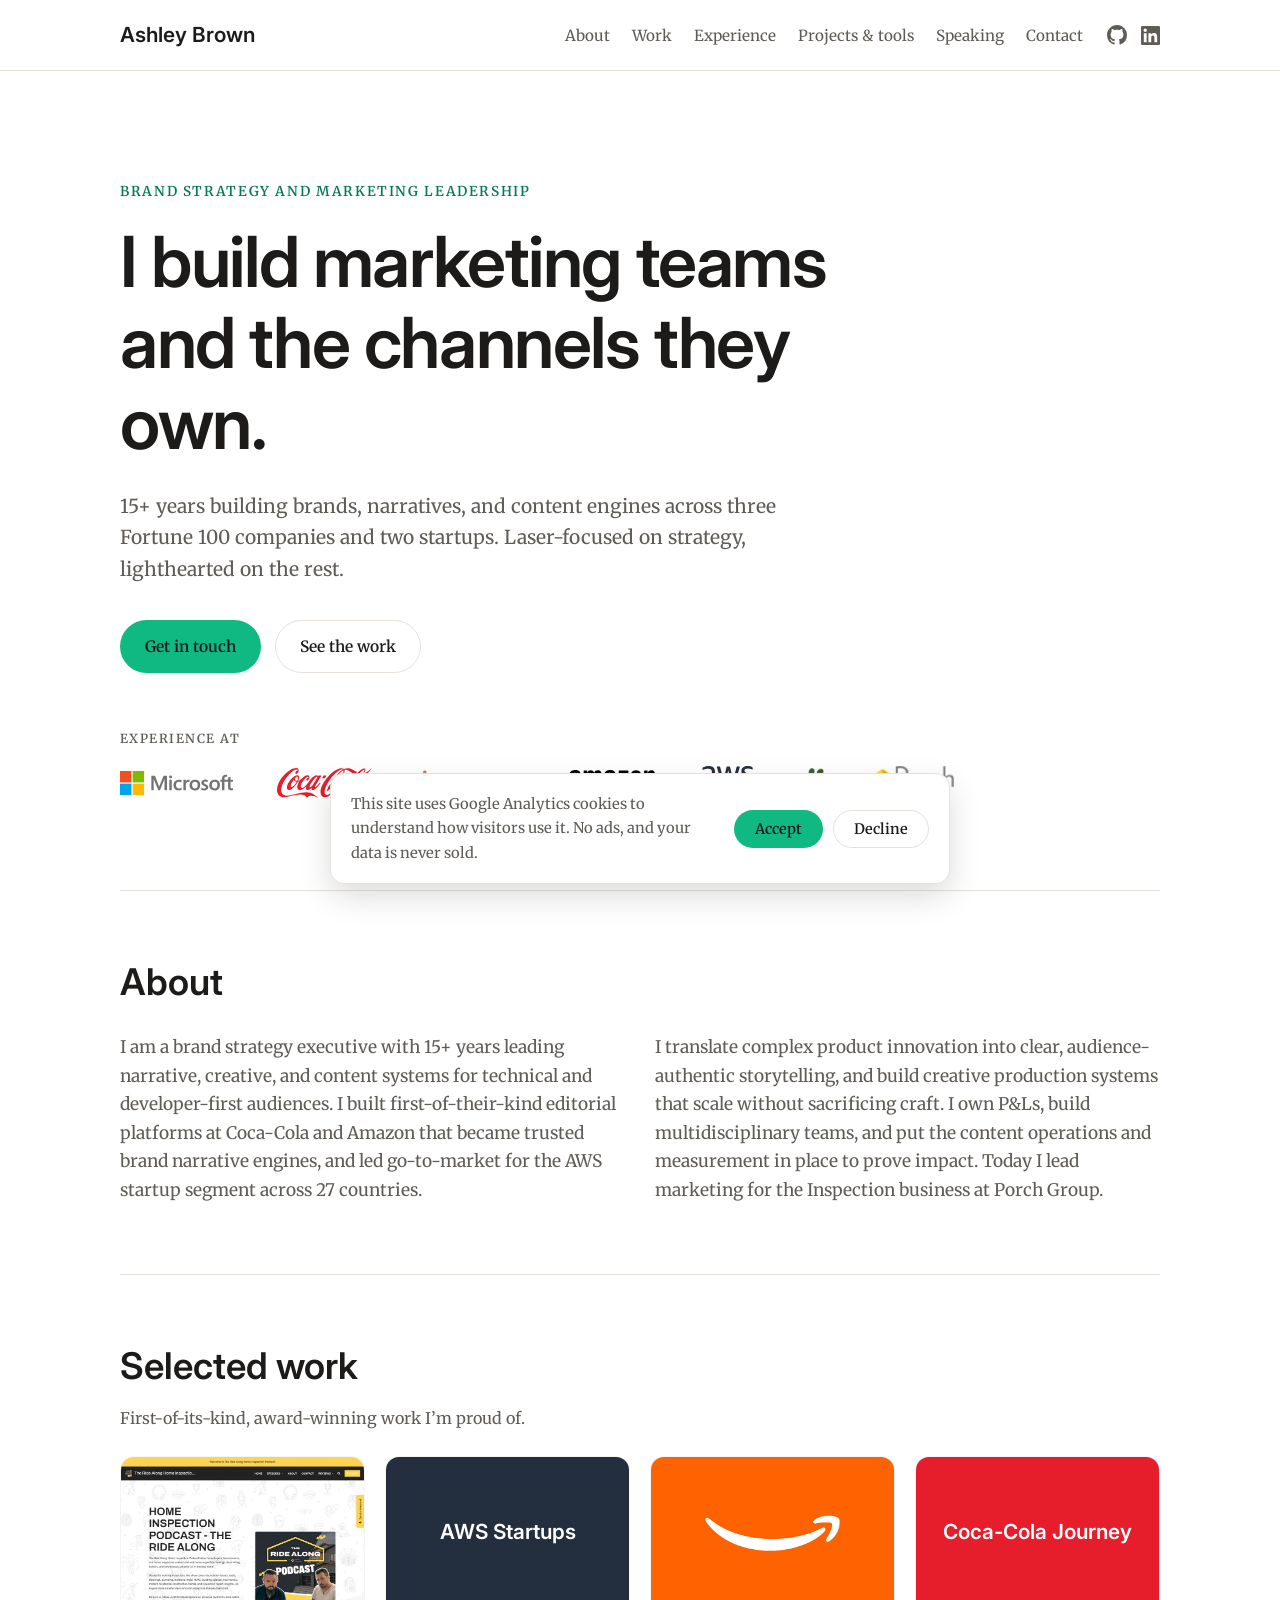
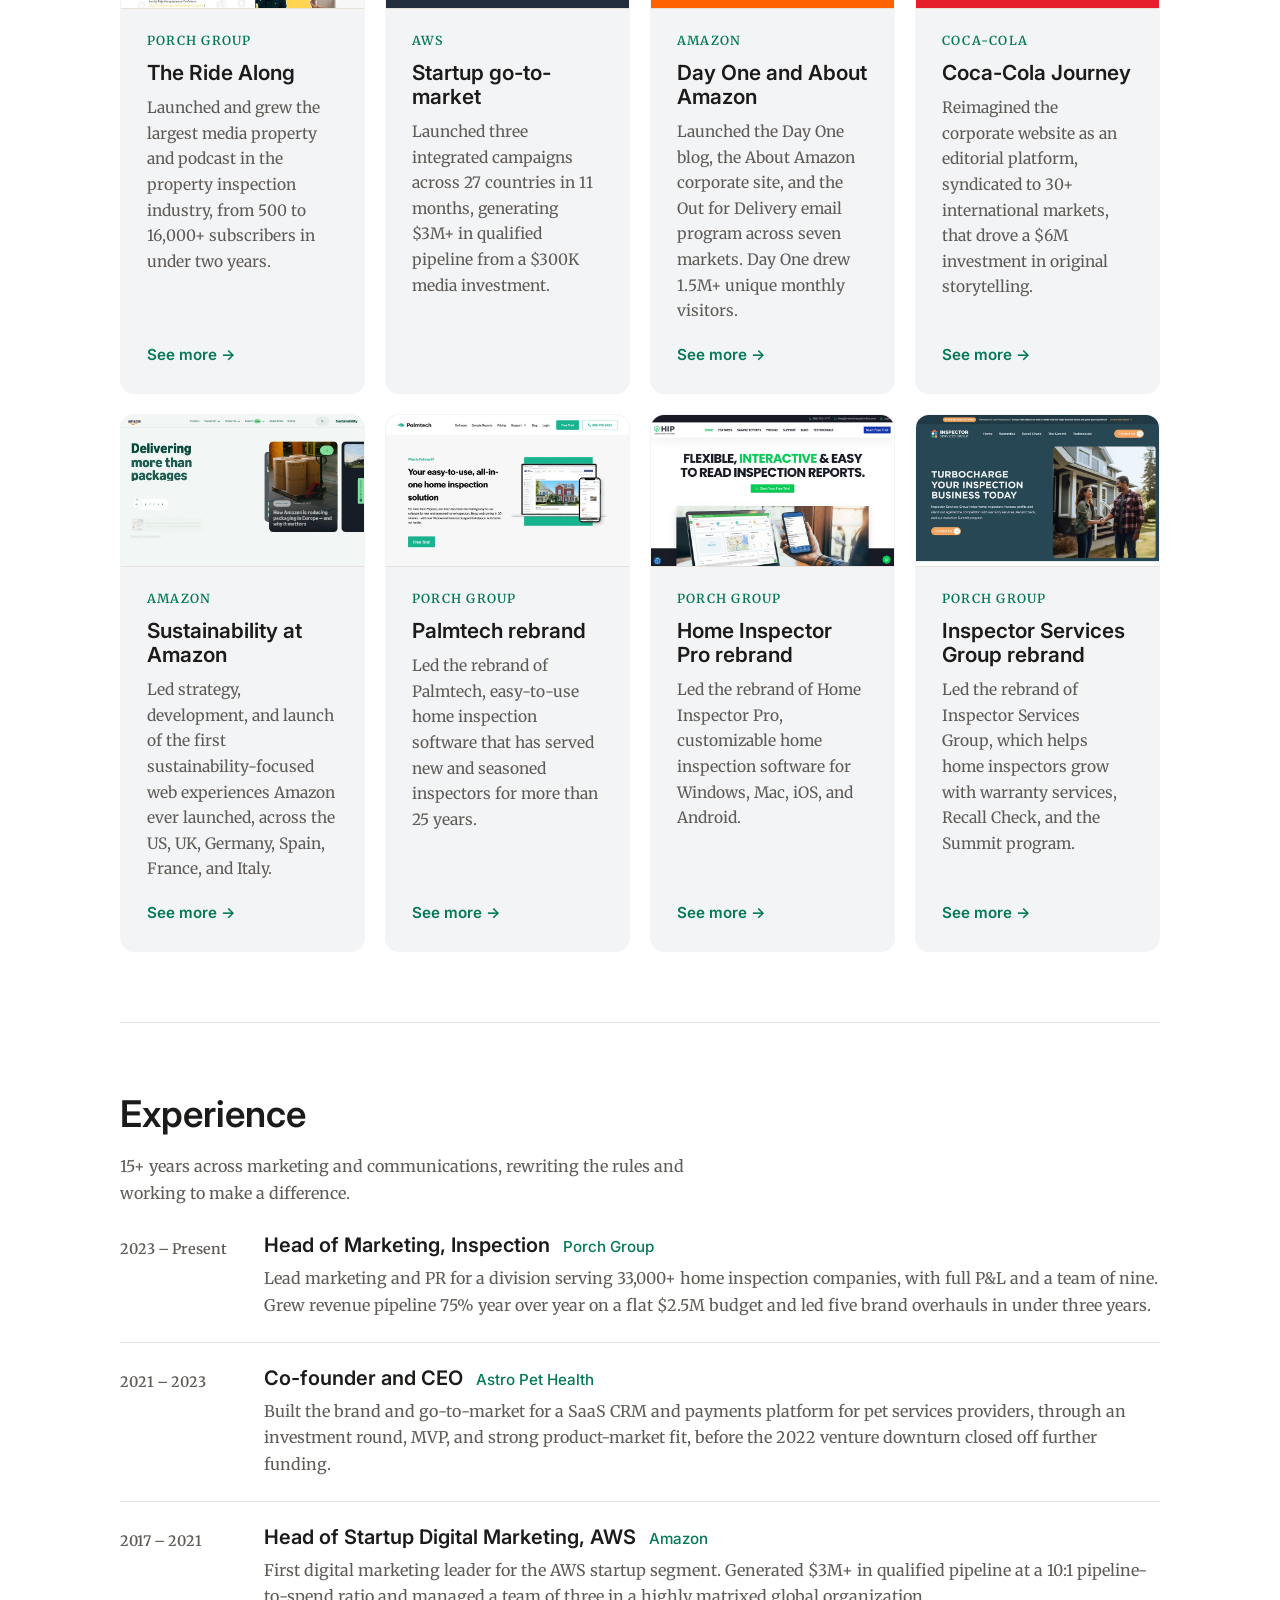
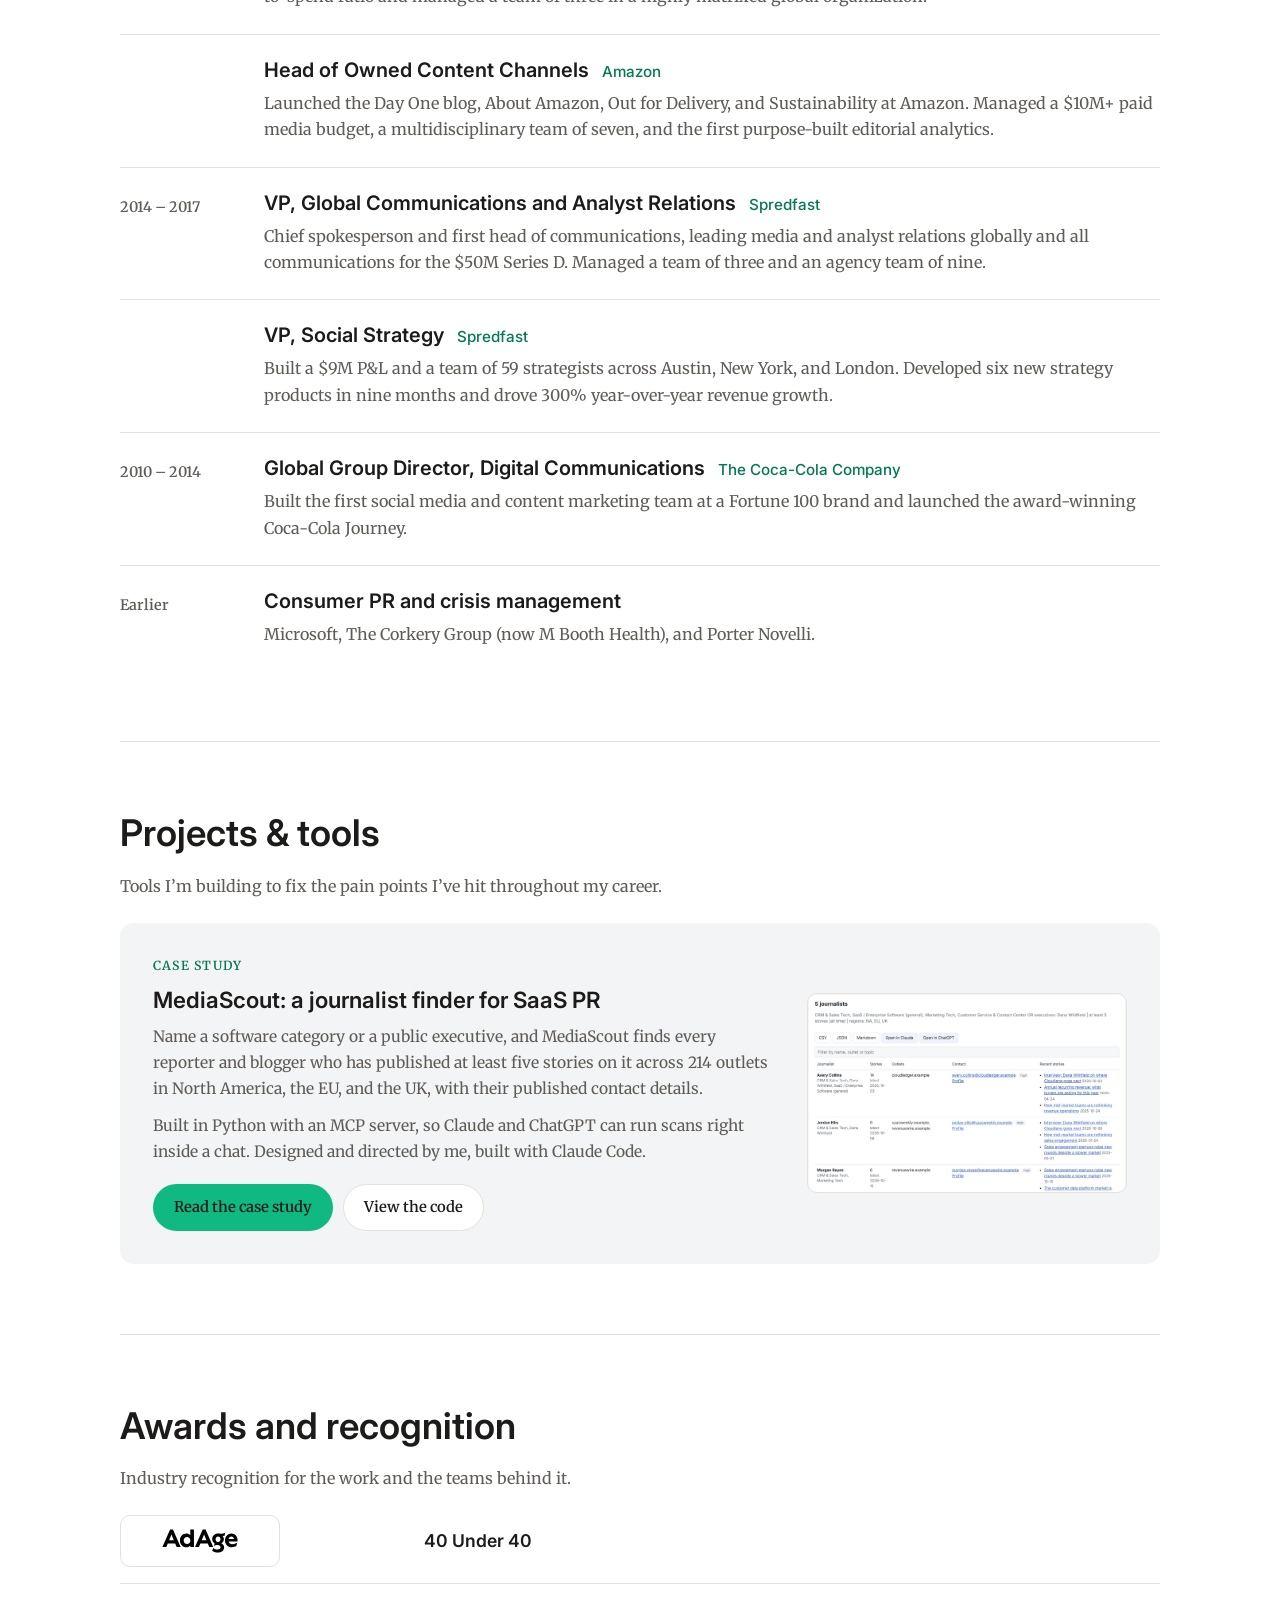
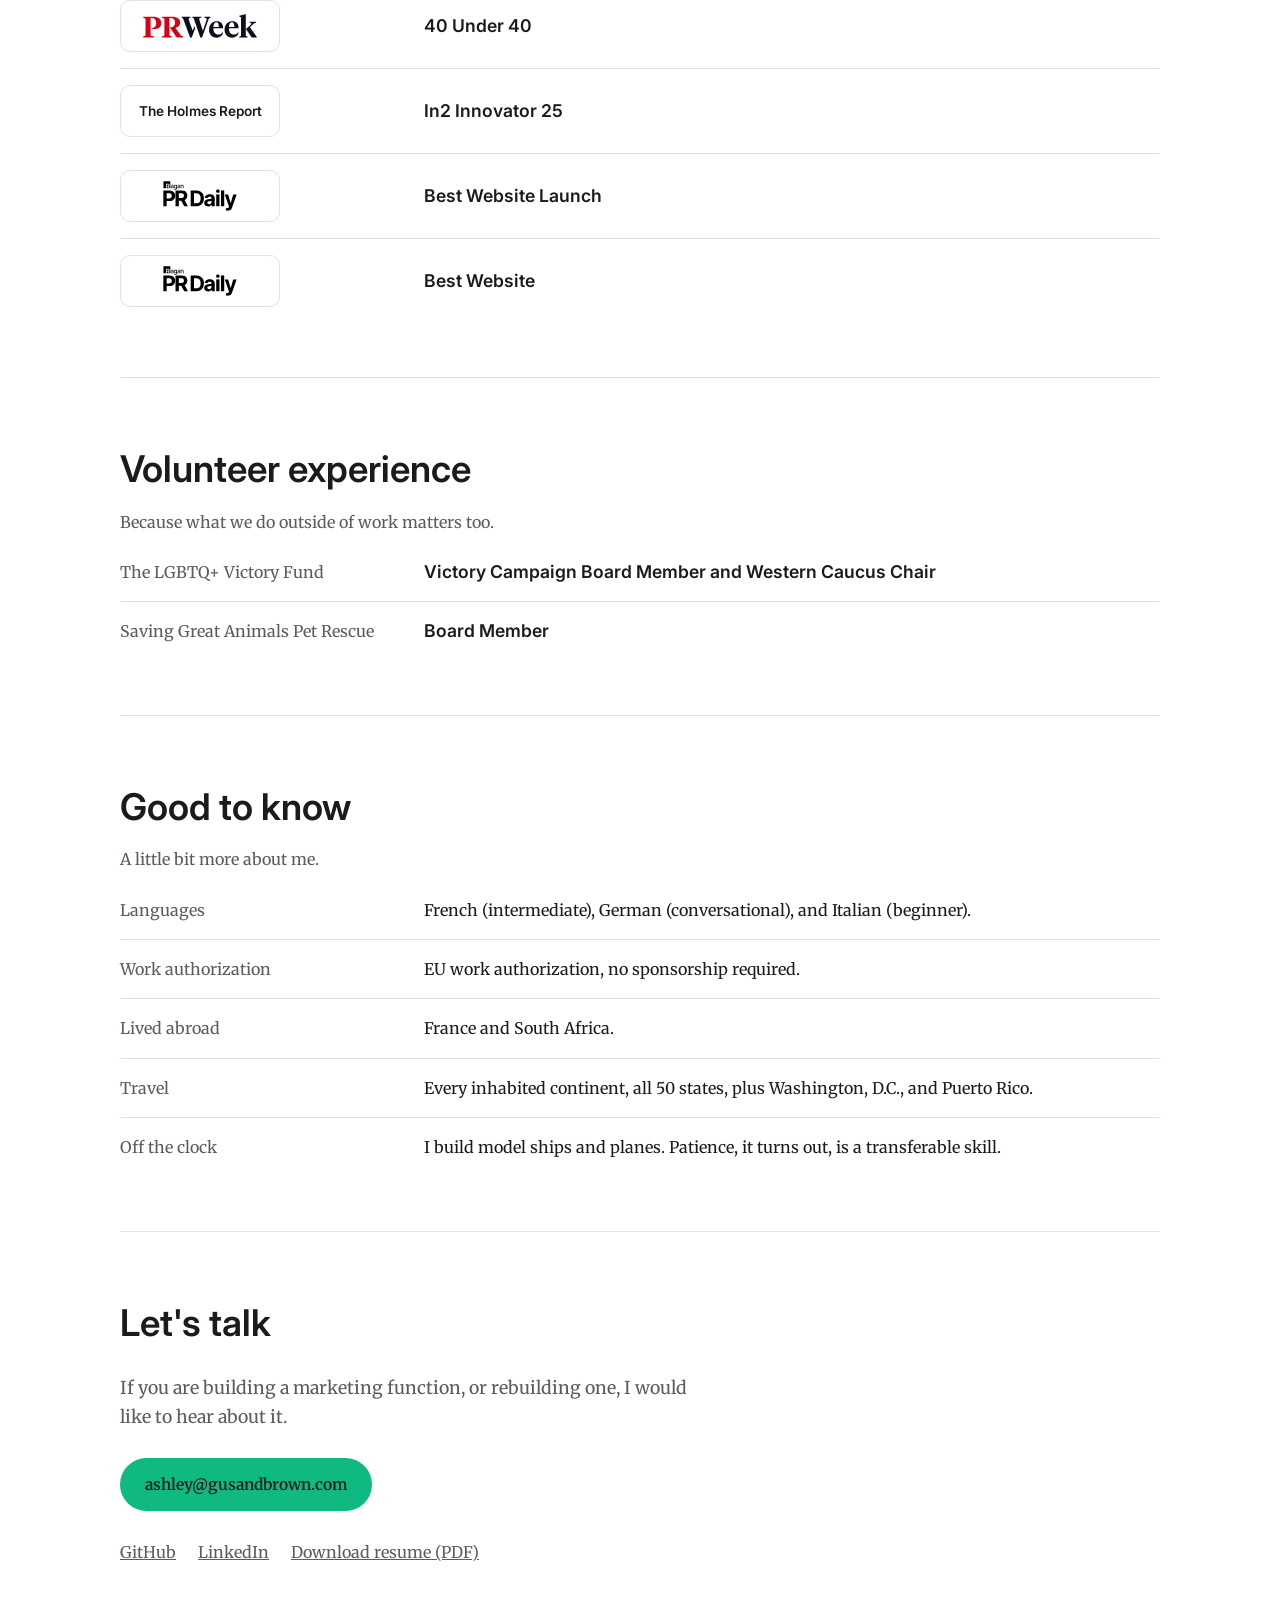
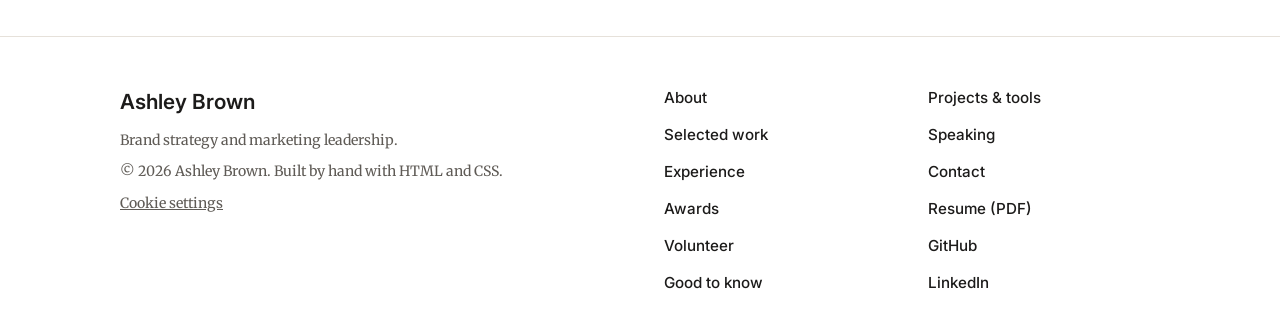
<file: index.html>
<!DOCTYPE html>
<html lang="en">
<head>
  <!-- Google tag (gtag.js) -->
  <script async src="https://www.googletagmanager.com/gtag/js?id=G-H9D0B34XHW"></script>
  <script>
    window.dataLayer = window.dataLayer || [];
    function gtag(){dataLayer.push(arguments);}
    // Consent Mode: no ads storage; analytics stays on unless the visitor declines
    gtag('consent', 'default', { ad_storage: 'denied', ad_user_data: 'denied', ad_personalization: 'denied', analytics_storage: 'granted' });
    try {
      var saved = localStorage.getItem('ga-consent');
      if (saved === 'granted' || saved === 'denied') gtag('consent', 'update', { analytics_storage: saved });
    } catch (e) {}
    gtag('js', new Date());

    gtag('config', 'G-H9D0B34XHW');
  </script>
  <meta charset="UTF-8">
  <meta name="viewport" content="width=device-width, initial-scale=1.0">
  <title>Ashley Brown | Brand Strategy and Marketing Executive</title>
  <meta name="description" content="Brand strategy and marketing executive. 15+ years leading narrative, creative, and content systems at Coca-Cola, Amazon, AWS, Spredfast, and Porch Group.">
  <link rel="preconnect" href="https://fonts.googleapis.com">
  <link rel="preconnect" href="https://fonts.gstatic.com" crossorigin>
  <link href="https://fonts.googleapis.com/css2?family=Inter:wght@500;600&family=Merriweather:ital,wght@0,400;0,600;0,700;1,400&display=swap" rel="stylesheet">
  <link rel="stylesheet" href="style.css">
</head>
<body>

  <header class="site-header">
    <a class="brand" href="#top">Ashley Brown</a>
    <nav aria-label="Primary">
      <a href="#about">About</a>
      <a href="#work">Work</a>
      <a href="#experience">Experience</a>
      <a href="projects.html">Projects &amp; tools</a>
      <a href="speaking.html">Speaking</a>
      <a href="#contact">Contact</a>
    </nav>
    <div class="header-social">
      <a href="https://github.com/ashleyastro" target="_blank" rel="me noopener noreferrer" aria-label="GitHub (opens in a new tab)" title="GitHub">
        <svg viewBox="0 0 16 16" width="20" height="20" aria-hidden="true" focusable="false"><path fill="currentColor" d="M8 0c4.42 0 8 3.58 8 8a8.013 8.013 0 0 1-5.45 7.59c-.4.08-.55-.17-.55-.38 0-.27.01-1.13.01-2.2 0-.75-.25-1.23-.54-1.48 1.78-.2 3.65-.88 3.65-3.95 0-.88-.31-1.59-.82-2.15.08-.2.36-1.02-.08-2.12 0 0-.67-.22-2.2.82-.64-.18-1.32-.27-2-.27-.68 0-1.36.09-2 .27-1.53-1.03-2.2-.82-2.2-.82-.44 1.1-.16 1.92-.08 2.12-.51.56-.82 1.28-.82 2.15 0 3.06 1.86 3.75 3.64 3.95-.23.2-.44.55-.51 1.07-.46.21-1.61.55-2.33-.66-.15-.24-.6-.83-1.23-.82-.67.01-.27.38.01.53.34.19.73.9.82 1.13.16.45.68 1.31 2.69.94 0 .67.01 1.3.01 1.49 0 .21-.15.45-.55.38A7.995 7.995 0 0 1 0 8c0-4.42 3.58-8 8-8Z"/></svg>
      </a>
      <a href="https://www.linkedin.com/in/tashleybrown/" target="_blank" rel="me noopener noreferrer" aria-label="LinkedIn (opens in a new tab)" title="LinkedIn">
        <svg viewBox="0 0 24 24" width="19" height="19" aria-hidden="true" focusable="false"><path fill="currentColor" d="M20.447 20.452h-3.554v-5.569c0-1.328-.027-3.037-1.852-3.037-1.853 0-2.136 1.445-2.136 2.939v5.667H9.351V9h3.414v1.561h.046c.477-.9 1.637-1.85 3.37-1.85 3.601 0 4.267 2.37 4.267 5.455v6.286zM5.337 7.433c-1.144 0-2.063-.926-2.063-2.065 0-1.138.92-2.063 2.063-2.063 1.14 0 2.064.925 2.064 2.063 0 1.139-.925 2.065-2.064 2.065zm1.782 13.019H3.555V9h3.564v11.452zM22.225 0H1.771C.792 0 0 .774 0 1.729v20.542C0 23.227.792 24 1.771 24h20.451C23.2 24 24 23.227 24 22.271V1.729C24 .774 23.2 0 22.222 0h.003z"/></svg>
      </a>
    </div>
  </header>

  <main id="top">

    <section class="hero">
      <p class="eyebrow">Brand strategy and marketing leadership</p>
      <h1>I build marketing teams and the channels they own.</h1>
      <p class="lede">15+ years building brands, narratives, and content engines across three Fortune 100 companies and two startups. Laser-focused on strategy, lighthearted on the rest.</p>
      <div class="actions">
        <a class="btn btn-primary" href="#contact">Get in touch</a>
        <a class="btn btn-ghost" href="#work">See the work</a>
      </div>
      <div class="logo-row">
        <p class="logo-row-label">Experience at</p>
        <ul>
          <li><picture><source srcset="images/companies/microsoft-dark.svg" media="(prefers-color-scheme: dark)"><img src="images/companies/microsoft.svg" alt="Microsoft" width="113" height="24" style="--h: 24px"></picture></li>
          <li><img src="images/companies/cocacola.svg" alt="Coca-Cola" width="96" height="30" style="--h: 30px"></li>
          <li><picture><source srcset="images/companies/spredfast-dark.png" media="(prefers-color-scheme: dark)"><img src="images/companies/spredfast.png" alt="Spredfast" width="109" height="26" style="--h: 26px"></picture></li>
          <li><picture><source srcset="images/companies/amazon-dark.svg" media="(prefers-color-scheme: dark)"><img src="images/companies/amazon.svg" alt="Amazon" width="86" height="26" style="--h: 26px"></picture></li>
          <li><picture><source srcset="images/companies/aws-dark.svg" media="(prefers-color-scheme: dark)"><img src="images/companies/aws.svg" alt="AWS" width="57" height="34" style="--h: 34px"></picture></li>
          <li><picture><source srcset="images/companies/astro-dark.png" media="(prefers-color-scheme: dark)"><img src="images/companies/astro.png" alt="Astro Pet Health" width="30" height="30" style="--h: 30px"></picture></li>
          <li><picture><source srcset="images/companies/porch-dark.png" media="(prefers-color-scheme: dark)"><img src="images/companies/porch.png" alt="Porch Group" width="80" height="34" style="--h: 34px"></picture></li>
        </ul>
      </div>
    </section>

    <section id="about" class="section">
      <h2>About</h2>
      <div class="about-grid">
        <p>I am a brand strategy executive with 15+ years leading narrative, creative, and content systems for technical and developer-first audiences. I built first-of-their-kind editorial platforms at Coca-Cola and Amazon that became trusted brand narrative engines, and led go-to-market for the AWS startup segment across 27 countries.</p>
        <p>I translate complex product innovation into clear, audience-authentic storytelling, and build creative production systems that scale without sacrificing craft. I own P&amp;Ls, build multidisciplinary teams, and put the content operations and measurement in place to prove impact. Today I lead marketing for the Inspection business at Porch Group.</p>
      </div>
    </section>

    <section id="work" class="section">
      <h2>Selected work</h2>
      <p class="section-intro">First-of-its-kind, award-winning work I&rsquo;m proud of.</p>
      <div class="cards">
        <article class="card">
          <img class="card-thumb" src="images/ridealong.jpg" alt="The Ride Along podcast homepage" width="800" height="500" loading="lazy">
          <p class="card-tag">Porch Group</p>
          <h3>The Ride Along</h3>
          <p>Launched and grew the largest media property and podcast in the property inspection industry, from 500 to 16,000+ subscribers in under two years.</p>
          <a class="card-link" href="https://theridealong.show" target="_blank" rel="noopener noreferrer" aria-label="See more about The Ride Along (opens in a new tab)">See more <span aria-hidden="true">&rarr;</span></a>
        </article>
        <article class="card">
          <div class="card-thumb card-thumb-text thumb-aws" aria-hidden="true">AWS Startups</div>
          <p class="card-tag">AWS</p>
          <h3>Startup go-to-market</h3>
          <p>Launched three integrated campaigns across 27 countries in 11 months, generating $3M+ in qualified pipeline from a $300K media investment.</p>
        </article>
        <article class="card">
          <img class="card-thumb" src="images/aboutamazon.jpg" alt="Amazon smile logo on orange" width="800" height="500" loading="lazy">
          <p class="card-tag">Amazon</p>
          <h3>Day One and About Amazon</h3>
          <p>Launched the Day One blog, the About Amazon corporate site, and the Out for Delivery email program across seven markets. Day One drew 1.5M+ unique monthly visitors.</p>
          <a class="card-link" href="https://www.aboutamazon.com" target="_blank" rel="noopener noreferrer" aria-label="See more about Day One and About Amazon (opens in a new tab)">See more <span aria-hidden="true">&rarr;</span></a>
        </article>
        <article class="card">
          <div class="card-thumb card-thumb-text thumb-coke" aria-hidden="true">Coca-Cola Journey</div>
          <p class="card-tag">Coca-Cola</p>
          <h3>Coca-Cola Journey</h3>
          <p>Reimagined the corporate website as an editorial platform, syndicated to 30+ international markets, that drove a $6M investment in original storytelling.</p>
          <a class="card-link" href="https://www.nytimes.com/2012/11/12/business/media/coke-revamps-web-site-to-tell-its-story.html" target="_blank" rel="noopener noreferrer" aria-label="See more about Coca-Cola Journey (opens in a new tab)">See more <span aria-hidden="true">&rarr;</span></a>
        </article>
        <article class="card">
          <img class="card-thumb" src="images/sustainability.jpg" alt="Sustainability at Amazon homepage" width="800" height="500" loading="lazy">
          <p class="card-tag">Amazon</p>
          <h3>Sustainability at Amazon</h3>
          <p>Led strategy, development, and launch of the first sustainability-focused web experiences Amazon ever launched, across the US, UK, Germany, Spain, France, and Italy.</p>
          <a class="card-link" href="https://sustainability.aboutamazon.com" target="_blank" rel="noopener noreferrer" aria-label="See more about Sustainability at Amazon (opens in a new tab)">See more <span aria-hidden="true">&rarr;</span></a>
        </article>
        <article class="card">
          <img class="card-thumb" src="images/palmtech.jpg" alt="Palmtech homepage" width="800" height="500" loading="lazy">
          <p class="card-tag">Porch Group</p>
          <h3>Palmtech rebrand</h3>
          <p>Led the rebrand of Palmtech, easy-to-use home inspection software that has served new and seasoned inspectors for more than 25 years.</p>
          <a class="card-link" href="https://www.palmtech.com" target="_blank" rel="noopener noreferrer" aria-label="See more about Palmtech rebrand (opens in a new tab)">See more <span aria-hidden="true">&rarr;</span></a>
        </article>
        <article class="card">
          <img class="card-thumb" src="images/hip.jpg" alt="Home Inspector Pro homepage" width="800" height="500" loading="lazy">
          <p class="card-tag">Porch Group</p>
          <h3>Home Inspector Pro rebrand</h3>
          <p>Led the rebrand of Home Inspector Pro, customizable home inspection software for Windows, Mac, iOS, and Android.</p>
          <a class="card-link" href="https://homeinspectorpro.com" target="_blank" rel="noopener noreferrer" aria-label="See more about Home Inspector Pro rebrand (opens in a new tab)">See more <span aria-hidden="true">&rarr;</span></a>
        </article>
        <article class="card">
          <img class="card-thumb" src="images/isg.jpg" alt="Inspector Services Group homepage" width="800" height="500" loading="lazy">
          <p class="card-tag">Porch Group</p>
          <h3>Inspector Services Group rebrand</h3>
          <p>Led the rebrand of Inspector Services Group, which helps home inspectors grow with warranty services, Recall Check, and the Summit program.</p>
          <a class="card-link" href="https://inspectorservicesgroup.com" target="_blank" rel="noopener noreferrer" aria-label="See more about Inspector Services Group rebrand (opens in a new tab)">See more <span aria-hidden="true">&rarr;</span></a>
        </article>
      </div>
    </section>

    <section id="experience" class="section">
      <h2>Experience</h2>
      <p class="section-intro">15+ years across marketing and communications, rewriting the rules and working to make a difference.</p>
      <ul class="timeline">
        <li>
          <div class="when">2023 – Present</div>
          <div class="what">
            <h3>Head of Marketing, Inspection <span>Porch Group</span></h3>
            <p>Lead marketing and PR for a division serving 33,000+ home inspection companies, with full P&amp;L and a team of nine. Grew revenue pipeline 75% year over year on a flat $2.5M budget and led five brand overhauls in under three years.</p>
          </div>
        </li>
        <li>
          <div class="when">2021 – 2023</div>
          <div class="what">
            <h3>Co-founder and CEO <span>Astro Pet Health</span></h3>
            <p>Built the brand and go-to-market for a SaaS CRM and payments platform for pet services providers, through an investment round, MVP, and strong product-market fit, before the 2022 venture downturn closed off further funding.</p>
          </div>
        </li>
        <li>
          <div class="when">2017 – 2021</div>
          <div class="what">
            <h3>Head of Startup Digital Marketing, AWS <span>Amazon</span></h3>
            <p>First digital marketing leader for the AWS startup segment. Generated $3M+ in qualified pipeline at a 10:1 pipeline-to-spend ratio and managed a team of three in a highly matrixed global organization.</p>
          </div>
        </li>
        <li>
          <div class="when"></div>
          <div class="what">
            <h3>Head of Owned Content Channels <span>Amazon</span></h3>
            <p>Launched the Day One blog, About Amazon, Out for Delivery, and Sustainability at Amazon. Managed a $10M+ paid media budget, a multidisciplinary team of seven, and the first purpose-built editorial analytics.</p>
          </div>
        </li>
        <li>
          <div class="when">2014 – 2017</div>
          <div class="what">
            <h3>VP, Global Communications and Analyst Relations <span>Spredfast</span></h3>
            <p>Chief spokesperson and first head of communications, leading media and analyst relations globally and all communications for the $50M Series D. Managed a team of three and an agency team of nine.</p>
          </div>
        </li>
        <li>
          <div class="when"></div>
          <div class="what">
            <h3>VP, Social Strategy <span>Spredfast</span></h3>
            <p>Built a $9M P&amp;L and a team of 59 strategists across Austin, New York, and London. Developed six new strategy products in nine months and drove 300% year-over-year revenue growth.</p>
          </div>
        </li>
        <li>
          <div class="when">2010 – 2014</div>
          <div class="what">
            <h3>Global Group Director, Digital Communications <span>The Coca-Cola Company</span></h3>
            <p>Built the first social media and content marketing team at a Fortune 100 brand and launched the award-winning Coca-Cola Journey.</p>
          </div>
        </li>
        <li>
          <div class="when">Earlier</div>
          <div class="what">
            <h3>Consumer PR and crisis management</h3>
            <p>Microsoft, The Corkery Group (now M Booth Health), and Porter Novelli.</p>
          </div>
        </li>
      </ul>
    </section>

    <section id="projects" class="section">
      <h2>Projects &amp; tools</h2>
      <p class="section-intro">Tools I&rsquo;m building to fix the pain points I&rsquo;ve hit throughout my career.</p>
      <article class="feature">
        <div class="feature-body">
          <p class="card-tag">Case study</p>
          <h3>MediaScout: a journalist finder for SaaS PR</h3>
          <p>Name a software category or a public executive, and MediaScout finds every reporter and blogger who has published at least five stories on it across 214 outlets in North America, the EU, and the UK, with their published contact details.</p>
          <p>Built in Python with an MCP server, so Claude and ChatGPT can run scans right inside a chat. Designed and directed by me, built with Claude Code.</p>
          <div class="actions">
            <a class="btn btn-primary" href="projects.html#mediascout">Read the case study</a>
            <a class="btn btn-ghost" href="https://github.com/ashleyastro/mediascout" target="_blank" rel="noopener noreferrer">View the code</a>
          </div>
        </div>
        <a class="feature-media" href="projects.html#mediascout" tabindex="-1" aria-hidden="true">
          <img src="images/mediascout.jpg" alt="" width="1600" height="1000" loading="lazy">
        </a>
      </article>
    </section>

    <section id="awards" class="section">
      <h2>Awards and recognition</h2>
      <p class="section-intro">Industry recognition for the work and the teams behind it.</p>
      <ul class="honors honors-logos">
        <li>
          <span class="logo-chip"><img class="logo" src="images/logos/adage.svg" alt="Advertising Age" width="78" height="24" loading="lazy"></span>
          <h3>40 Under 40</h3>
        </li>
        <li>
          <span class="logo-chip"><img class="logo" src="images/logos/prweek.svg" alt="PR Week" width="116" height="24" loading="lazy"></span>
          <h3>40 Under 40</h3>
        </li>
        <li>
          <span class="logo-chip logo-chip-text">The Holmes Report</span>
          <h3>In2 Innovator 25</h3>
        </li>
        <li>
          <span class="logo-chip"><img class="logo logo-tall" src="images/logos/prdaily.svg" alt="Ragan PR Daily" width="75" height="30" loading="lazy"></span>
          <h3>Best Website Launch</h3>
        </li>
        <li>
          <span class="logo-chip"><img class="logo logo-tall" src="images/logos/prdaily.svg" alt="Ragan PR Daily" width="75" height="30" loading="lazy"></span>
          <h3>Best Website</h3>
        </li>
      </ul>
    </section>

    <section id="volunteer" class="section">
      <h2>Volunteer experience</h2>
      <p class="section-intro">Because what we do outside of work matters too.</p>
      <ul class="honors">
        <li>
          <p>The LGBTQ+ Victory Fund</p>
          <h3>Victory Campaign Board Member and Western Caucus Chair</h3>
        </li>
        <li>
          <p>Saving Great Animals Pet Rescue</p>
          <h3>Board Member</h3>
        </li>
      </ul>
    </section>

    <section id="facts" class="section">
      <h2>Good to know</h2>
      <p class="section-intro">A little bit more about me.</p>
      <ul class="honors">
        <li>
          <p>Languages</p>
          <p class="fact">French (intermediate), German (conversational), and Italian (beginner).</p>
        </li>
        <li>
          <p>Work authorization</p>
          <p class="fact">EU work authorization, no sponsorship required.</p>
        </li>
        <li>
          <p>Lived abroad</p>
          <p class="fact">France and South Africa.</p>
        </li>
        <li>
          <p>Travel</p>
          <p class="fact">Every inhabited continent, all 50 states, plus Washington, D.C., and Puerto Rico.</p>
        </li>
        <li>
          <p>Off the clock</p>
          <p class="fact">I build model ships and planes. Patience, it turns out, is a transferable skill.</p>
        </li>
      </ul>
    </section>

    <section id="contact" class="section contact">
      <h2>Let's talk</h2>
      <p>If you are building a marketing function, or rebuilding one, I would like to hear about it.</p>
      <a class="btn btn-primary" href="mailto:ashley@gusandbrown.com">ashley@gusandbrown.com</a>
      <ul class="links">
        <li><a href="https://github.com/ashleyastro" target="_blank" rel="me noopener noreferrer">GitHub</a></li>
        <li><a href="https://www.linkedin.com/in/tashleybrown/" target="_blank" rel="me noopener noreferrer">LinkedIn</a></li>
        <li><a href="Ashley_Brown_Resume.pdf" download>Download resume (PDF)</a></li>
      </ul>
    </section>

  </main>

  <footer class="site-footer">
    <div class="footer-inner">
      <div class="footer-id">
        <a class="brand" href="#top">Ashley Brown</a>
        <p>Brand strategy and marketing leadership.</p>
        <p>&copy; <span id="year">2026</span> Ashley Brown. Built by hand with HTML and CSS.</p>
        <p><button type="button" class="link-button" id="consent-settings">Cookie settings</button></p>
      </div>
      <nav class="footer-nav" aria-label="Footer">
        <a href="#about">About</a>
        <a href="#work">Selected work</a>
        <a href="#experience">Experience</a>
        <a href="#awards">Awards</a>
        <a href="#volunteer">Volunteer</a>
        <a href="#facts">Good to know</a>
        <a href="projects.html">Projects &amp; tools</a>
        <a href="speaking.html">Speaking</a>
        <a href="#contact">Contact</a>
        <a href="Ashley_Brown_Resume.pdf" download>Resume (PDF)</a>
        <a href="https://github.com/ashleyastro" target="_blank" rel="me noopener noreferrer">GitHub</a>
        <a href="https://www.linkedin.com/in/tashleybrown/" target="_blank" rel="me noopener noreferrer">LinkedIn</a>
      </nav>
    </div>
  </footer>

  <div class="consent" id="consent" role="region" aria-label="Cookie consent" hidden>
    <p>This site uses Google Analytics cookies to understand how visitors use it. No ads, and your data is never sold.</p>
    <div class="consent-actions">
      <button type="button" class="btn btn-primary" id="consent-accept">Accept</button>
      <button type="button" class="btn btn-ghost" id="consent-decline">Decline</button>
    </div>
  </div>

  <script src="site.js"></script>
</body>
</html>
</file>
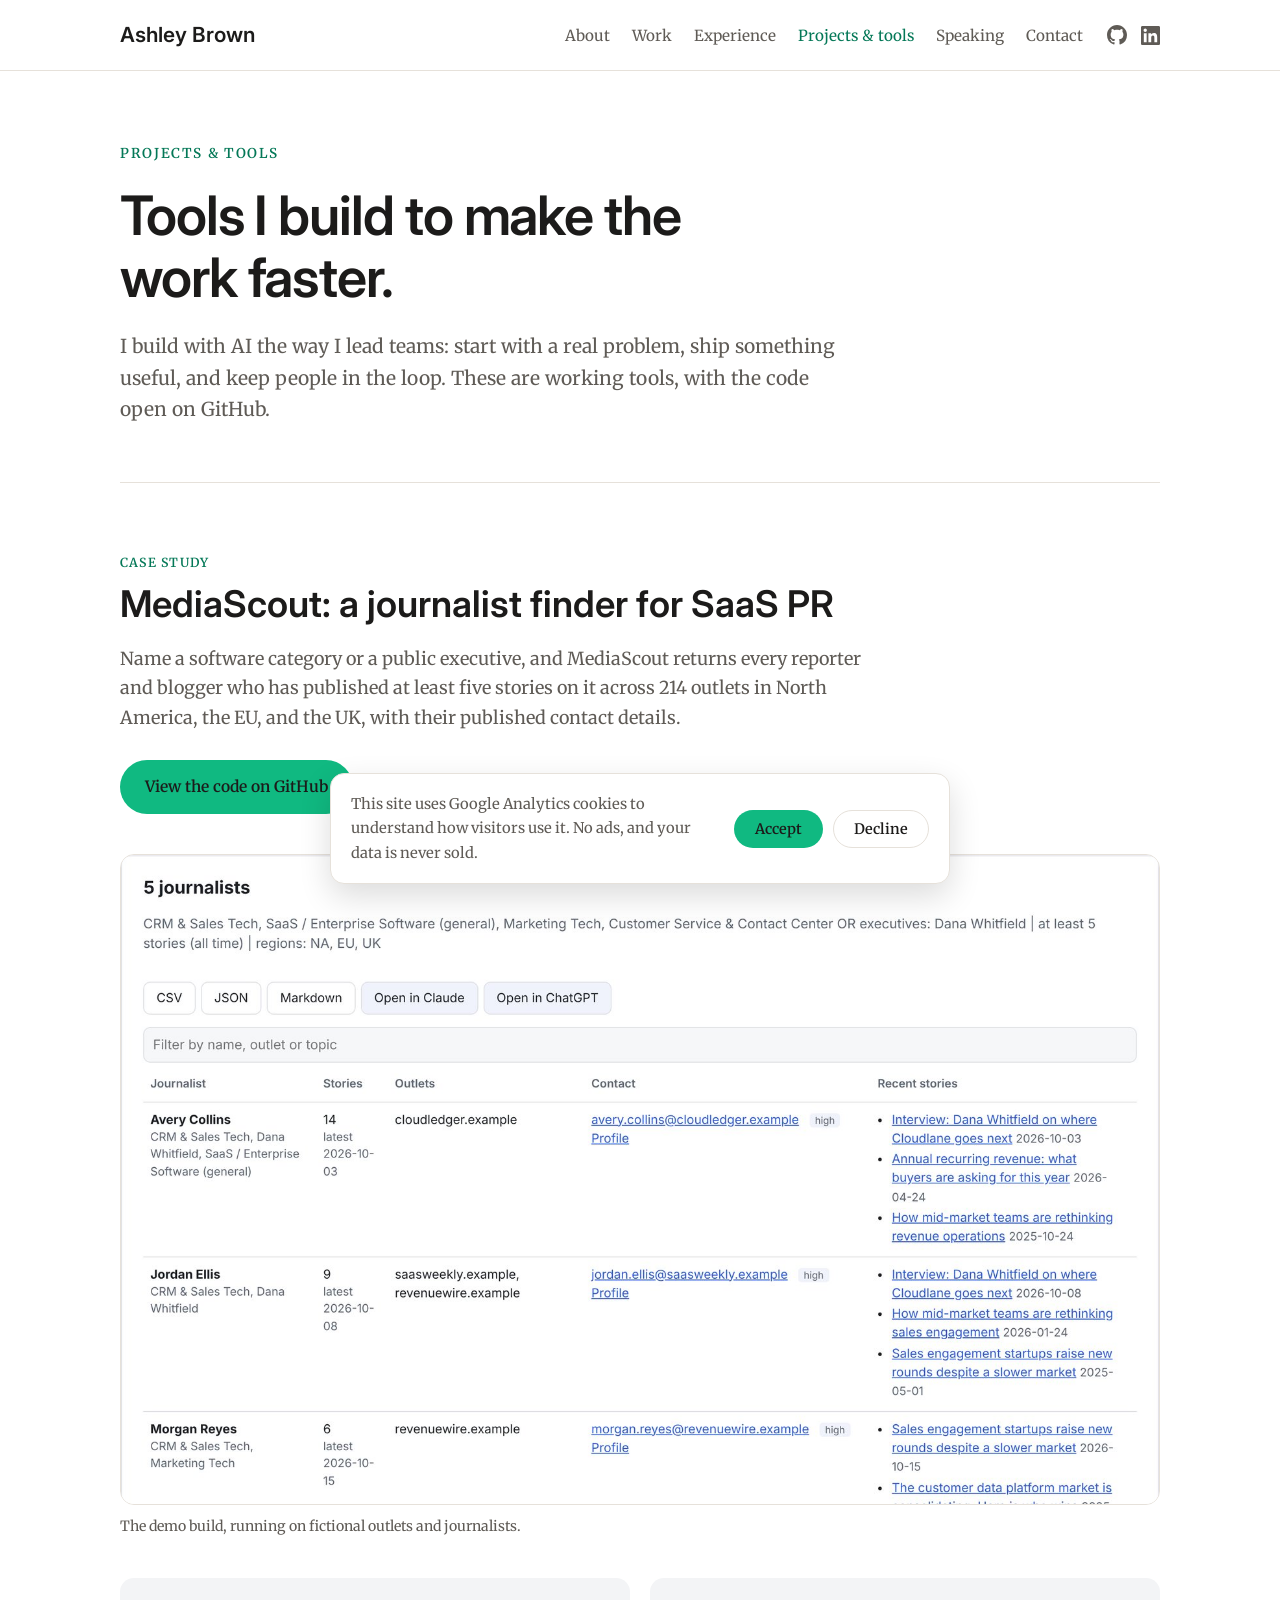
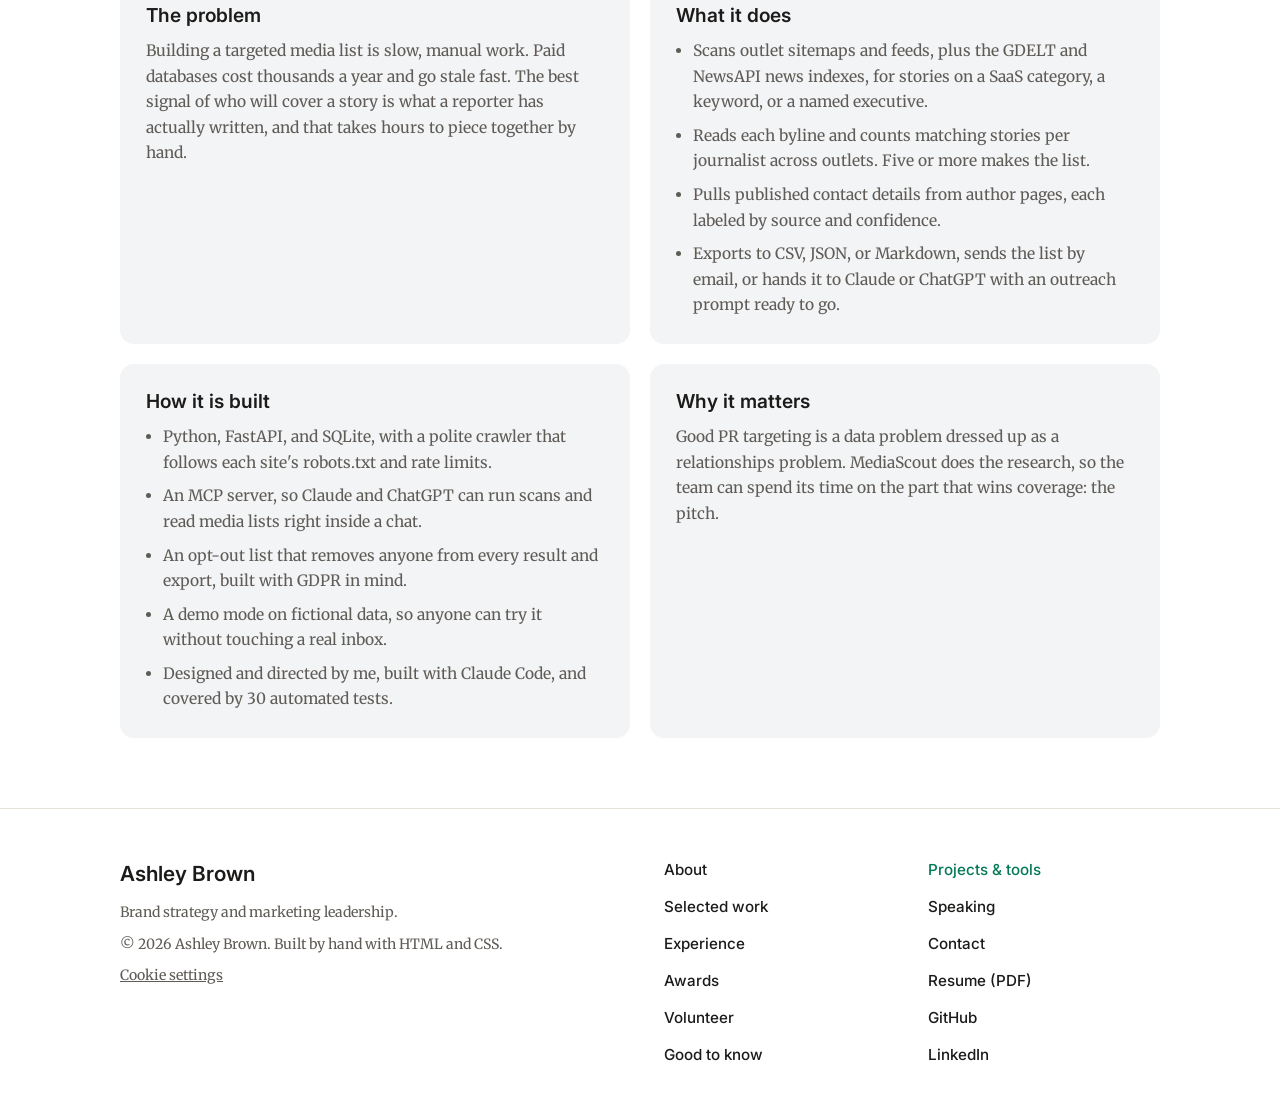
<file: projects.html>
<!DOCTYPE html>
<html lang="en">
<head>
  <!-- Google tag (gtag.js) -->
  <script async src="https://www.googletagmanager.com/gtag/js?id=G-H9D0B34XHW"></script>
  <script>
    window.dataLayer = window.dataLayer || [];
    function gtag(){dataLayer.push(arguments);}
    // Consent Mode: no ads storage; analytics stays on unless the visitor declines
    gtag('consent', 'default', { ad_storage: 'denied', ad_user_data: 'denied', ad_personalization: 'denied', analytics_storage: 'granted' });
    try {
      var saved = localStorage.getItem('ga-consent');
      if (saved === 'granted' || saved === 'denied') gtag('consent', 'update', { analytics_storage: saved });
    } catch (e) {}
    gtag('js', new Date());

    gtag('config', 'G-H9D0B34XHW');
  </script>
  <meta charset="UTF-8">
  <meta name="viewport" content="width=device-width, initial-scale=1.0">
  <title>Projects and tools | Ashley Brown</title>
  <meta name="description" content="Working tools Ashley Brown has built for marketing and communications teams, including MediaScout, an AI-ready journalist finder for SaaS PR. Code on GitHub.">
  <link rel="preconnect" href="https://fonts.googleapis.com">
  <link rel="preconnect" href="https://fonts.gstatic.com" crossorigin>
  <link href="https://fonts.googleapis.com/css2?family=Inter:wght@500;600&family=Merriweather:ital,wght@0,400;0,600;0,700;1,400&display=swap" rel="stylesheet">
  <link rel="stylesheet" href="style.css">
</head>
<body>

  <header class="site-header">
    <a class="brand" href="/">Ashley Brown</a>
    <nav aria-label="Primary">
      <a href="/#about">About</a>
      <a href="/#work">Work</a>
      <a href="/#experience">Experience</a>
      <a href="projects.html" aria-current="page">Projects &amp; tools</a>
      <a href="speaking.html">Speaking</a>
      <a href="/#contact">Contact</a>
    </nav>
    <div class="header-social">
      <a href="https://github.com/ashleyastro" target="_blank" rel="me noopener noreferrer" aria-label="GitHub (opens in a new tab)" title="GitHub">
        <svg viewBox="0 0 16 16" width="20" height="20" aria-hidden="true" focusable="false"><path fill="currentColor" d="M8 0c4.42 0 8 3.58 8 8a8.013 8.013 0 0 1-5.45 7.59c-.4.08-.55-.17-.55-.38 0-.27.01-1.13.01-2.2 0-.75-.25-1.23-.54-1.48 1.78-.2 3.65-.88 3.65-3.95 0-.88-.31-1.59-.82-2.15.08-.2.36-1.02-.08-2.12 0 0-.67-.22-2.2.82-.64-.18-1.32-.27-2-.27-.68 0-1.36.09-2 .27-1.53-1.03-2.2-.82-2.2-.82-.44 1.1-.16 1.92-.08 2.12-.51.56-.82 1.28-.82 2.15 0 3.06 1.86 3.75 3.64 3.95-.23.2-.44.55-.51 1.07-.46.21-1.61.55-2.33-.66-.15-.24-.6-.83-1.23-.82-.67.01-.27.38.01.53.34.19.73.9.82 1.13.16.45.68 1.31 2.69.94 0 .67.01 1.3.01 1.49 0 .21-.15.45-.55.38A7.995 7.995 0 0 1 0 8c0-4.42 3.58-8 8-8Z"/></svg>
      </a>
      <a href="https://www.linkedin.com/in/tashleybrown/" target="_blank" rel="me noopener noreferrer" aria-label="LinkedIn (opens in a new tab)" title="LinkedIn">
        <svg viewBox="0 0 24 24" width="19" height="19" aria-hidden="true" focusable="false"><path fill="currentColor" d="M20.447 20.452h-3.554v-5.569c0-1.328-.027-3.037-1.852-3.037-1.853 0-2.136 1.445-2.136 2.939v5.667H9.351V9h3.414v1.561h.046c.477-.9 1.637-1.85 3.37-1.85 3.601 0 4.267 2.37 4.267 5.455v6.286zM5.337 7.433c-1.144 0-2.063-.926-2.063-2.065 0-1.138.92-2.063 2.063-2.063 1.14 0 2.064.925 2.064 2.063 0 1.139-.925 2.065-2.064 2.065zm1.782 13.019H3.555V9h3.564v11.452zM22.225 0H1.771C.792 0 0 .774 0 1.729v20.542C0 23.227.792 24 1.771 24h20.451C23.2 24 24 23.227 24 22.271V1.729C24 .774 23.2 0 22.222 0h.003z"/></svg>
      </a>
    </div>
  </header>

  <main id="top">

    <section class="hero projects-hero">
      <p class="eyebrow">Projects &amp; tools</p>
      <h1>Tools I build to make the work faster.</h1>
      <p class="lede">I build with AI the way I lead teams: start with a real problem, ship something useful, and keep people in the loop. These are working tools, with the code open on GitHub.</p>
    </section>

    <section id="mediascout" class="section case-study">
      <p class="card-tag">Case study</p>
      <h2>MediaScout: a journalist finder for SaaS PR</h2>
      <p class="case-summary">Name a software category or a public executive, and MediaScout returns every reporter and blogger who has published at least five stories on it across 214 outlets in North America, the EU, and the UK, with their published contact details.</p>
      <div class="actions">
        <a class="btn btn-primary" href="https://github.com/ashleyastro/mediascout" target="_blank" rel="noopener noreferrer">View the code on GitHub</a>
      </div>

      <figure class="case-figure">
        <img src="images/mediascout.jpg" alt="MediaScout results table listing journalists, their story counts, outlets, contact details, and recent headlines" width="1600" height="1000" loading="lazy">
        <figcaption>The demo build, running on fictional outlets and journalists.</figcaption>
      </figure>

      <div class="case-grid">
        <div class="case-block">
          <h3>The problem</h3>
          <p>Building a targeted media list is slow, manual work. Paid databases cost thousands a year and go stale fast. The best signal of who will cover a story is what a reporter has actually written, and that takes hours to piece together by hand.</p>
        </div>
        <div class="case-block">
          <h3>What it does</h3>
          <ul class="case-list">
            <li>Scans outlet sitemaps and feeds, plus the GDELT and NewsAPI news indexes, for stories on a SaaS category, a keyword, or a named executive.</li>
            <li>Reads each byline and counts matching stories per journalist across outlets. Five or more makes the list.</li>
            <li>Pulls published contact details from author pages, each labeled by source and confidence.</li>
            <li>Exports to CSV, JSON, or Markdown, sends the list by email, or hands it to Claude or ChatGPT with an outreach prompt ready to go.</li>
          </ul>
        </div>
        <div class="case-block">
          <h3>How it is built</h3>
          <ul class="case-list">
            <li>Python, FastAPI, and SQLite, with a polite crawler that follows each site's robots.txt and rate limits.</li>
            <li>An MCP server, so Claude and ChatGPT can run scans and read media lists right inside a chat.</li>
            <li>An opt-out list that removes anyone from every result and export, built with GDPR in mind.</li>
            <li>A demo mode on fictional data, so anyone can try it without touching a real inbox.</li>
            <li>Designed and directed by me, built with Claude Code, and covered by 30 automated tests.</li>
          </ul>
        </div>
        <div class="case-block">
          <h3>Why it matters</h3>
          <p>Good PR targeting is a data problem dressed up as a relationships problem. MediaScout does the research, so the team can spend its time on the part that wins coverage: the pitch.</p>
        </div>
      </div>
    </section>

  </main>

  <footer class="site-footer">
    <div class="footer-inner">
      <div class="footer-id">
        <a class="brand" href="/">Ashley Brown</a>
        <p>Brand strategy and marketing leadership.</p>
        <p>&copy; <span id="year">2026</span> Ashley Brown. Built by hand with HTML and CSS.</p>
        <p><button type="button" class="link-button" id="consent-settings">Cookie settings</button></p>
      </div>
      <nav class="footer-nav" aria-label="Footer">
        <a href="/#about">About</a>
        <a href="/#work">Selected work</a>
        <a href="/#experience">Experience</a>
        <a href="/#awards">Awards</a>
        <a href="/#volunteer">Volunteer</a>
        <a href="/#facts">Good to know</a>
        <a href="projects.html" aria-current="page">Projects &amp; tools</a>
        <a href="speaking.html">Speaking</a>
        <a href="/#contact">Contact</a>
        <a href="Ashley_Brown_Resume.pdf" download>Resume (PDF)</a>
        <a href="https://github.com/ashleyastro" target="_blank" rel="me noopener noreferrer">GitHub</a>
        <a href="https://www.linkedin.com/in/tashleybrown/" target="_blank" rel="me noopener noreferrer">LinkedIn</a>
      </nav>
    </div>
  </footer>

  <div class="consent" id="consent" role="region" aria-label="Cookie consent" hidden>
    <p>This site uses Google Analytics cookies to understand how visitors use it. No ads, and your data is never sold.</p>
    <div class="consent-actions">
      <button type="button" class="btn btn-primary" id="consent-accept">Accept</button>
      <button type="button" class="btn btn-ghost" id="consent-decline">Decline</button>
    </div>
  </div>

  <script src="site.js"></script>
</body>
</html>
</file>
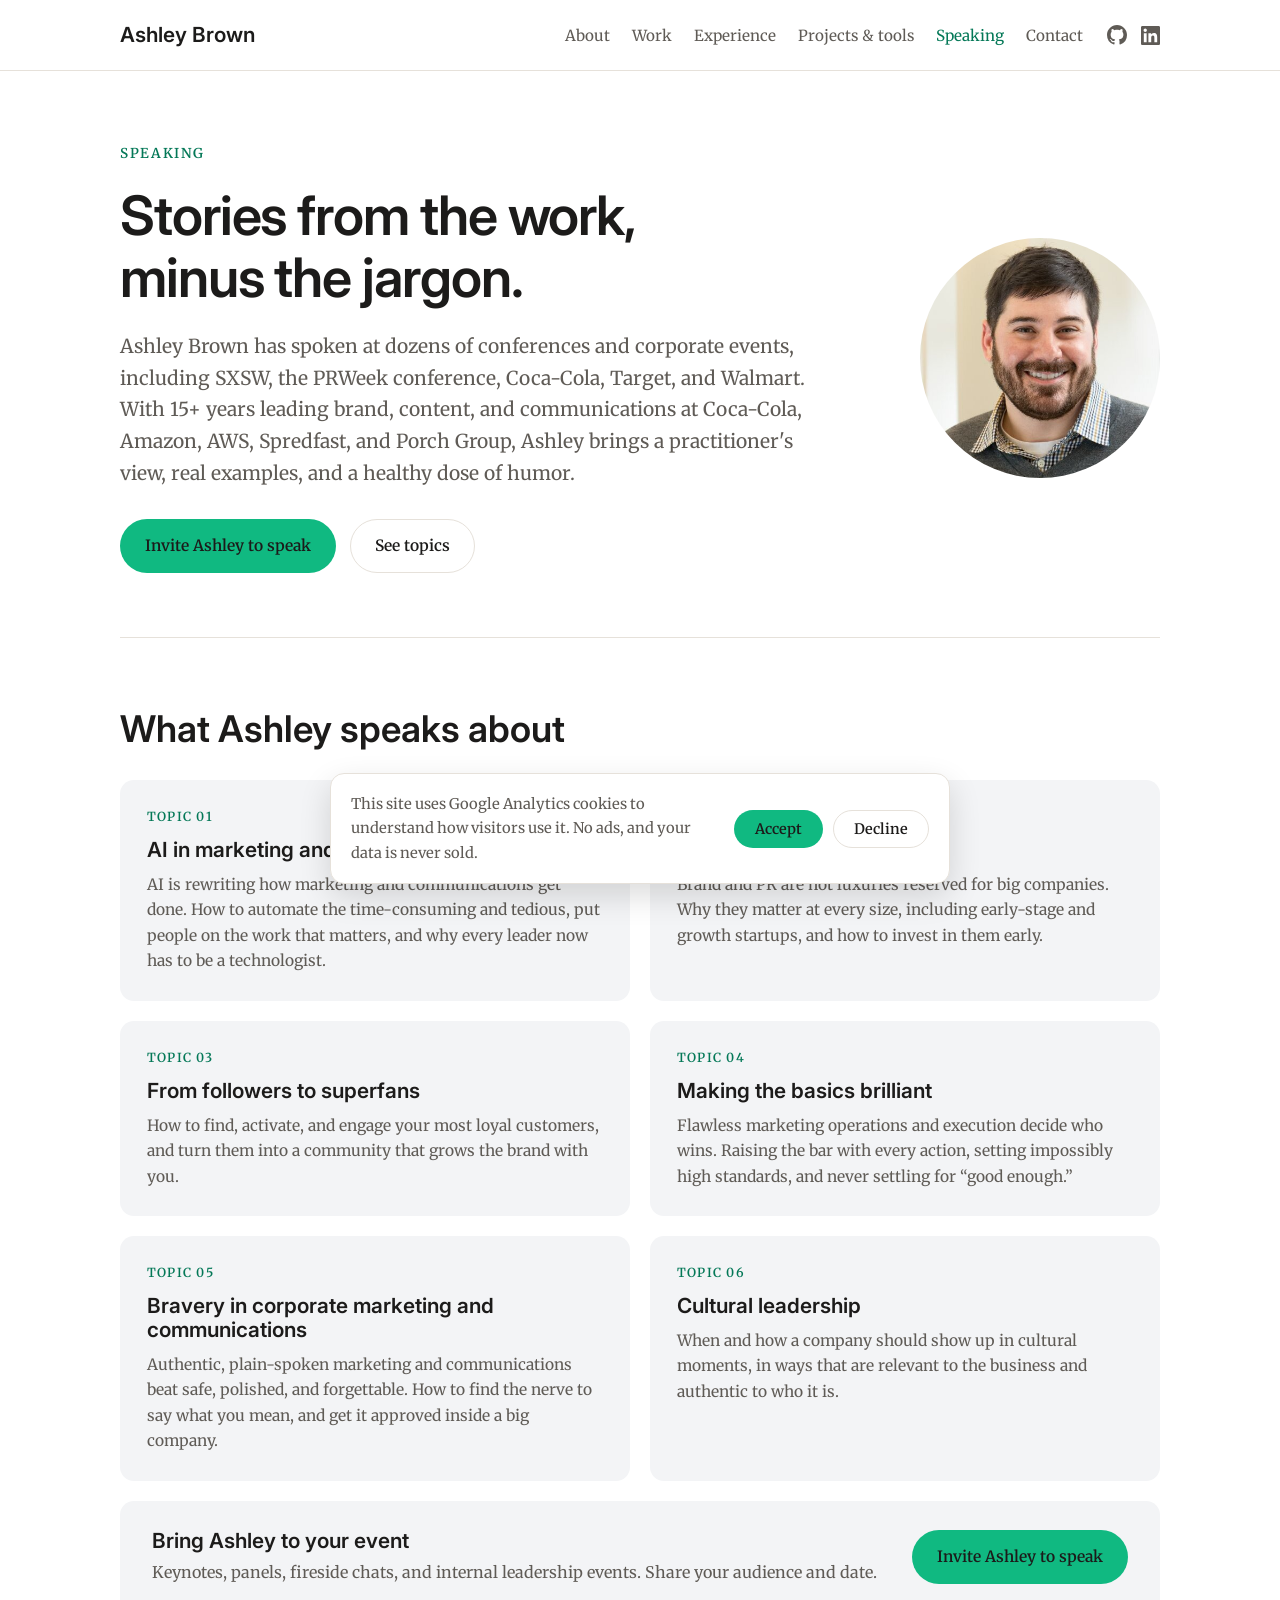
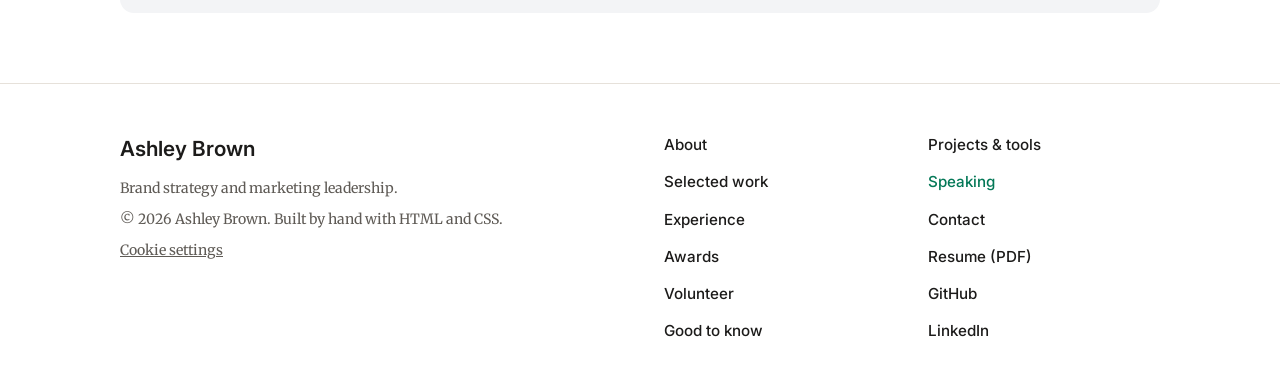
<file: speaking.html>
<!DOCTYPE html>
<html lang="en">
<head>
  <!-- Google tag (gtag.js) -->
  <script async src="https://www.googletagmanager.com/gtag/js?id=G-H9D0B34XHW"></script>
  <script>
    window.dataLayer = window.dataLayer || [];
    function gtag(){dataLayer.push(arguments);}
    // Consent Mode: no ads storage; analytics stays on unless the visitor declines
    gtag('consent', 'default', { ad_storage: 'denied', ad_user_data: 'denied', ad_personalization: 'denied', analytics_storage: 'granted' });
    try {
      var saved = localStorage.getItem('ga-consent');
      if (saved === 'granted' || saved === 'denied') gtag('consent', 'update', { analytics_storage: saved });
    } catch (e) {}
    gtag('js', new Date());

    gtag('config', 'G-H9D0B34XHW');
  </script>
  <meta charset="UTF-8">
  <meta name="viewport" content="width=device-width, initial-scale=1.0">
  <title>Speaking | Ashley Brown</title>
  <meta name="description" content="Ashley Brown has spoken at dozens of conferences and corporate events, including SXSW, the PRWeek conference, Coca-Cola, Target, and Walmart. Topics: AI in marketing and communications, why everything communicates, superfans, making the basics brilliant, bravery, and cultural leadership.">
  <link rel="preconnect" href="https://fonts.googleapis.com">
  <link rel="preconnect" href="https://fonts.gstatic.com" crossorigin>
  <link href="https://fonts.googleapis.com/css2?family=Inter:wght@500;600&family=Merriweather:ital,wght@0,400;0,600;0,700;1,400&display=swap" rel="stylesheet">
  <link rel="stylesheet" href="style.css">
</head>
<body>

  <header class="site-header">
    <a class="brand" href="/">Ashley Brown</a>
    <nav aria-label="Primary">
      <a href="/#about">About</a>
      <a href="/#work">Work</a>
      <a href="/#experience">Experience</a>
      <a href="projects.html">Projects &amp; tools</a>
      <a href="speaking.html" aria-current="page">Speaking</a>
      <a href="/#contact">Contact</a>
    </nav>
    <div class="header-social">
      <a href="https://github.com/ashleyastro" target="_blank" rel="me noopener noreferrer" aria-label="GitHub (opens in a new tab)" title="GitHub">
        <svg viewBox="0 0 16 16" width="20" height="20" aria-hidden="true" focusable="false"><path fill="currentColor" d="M8 0c4.42 0 8 3.58 8 8a8.013 8.013 0 0 1-5.45 7.59c-.4.08-.55-.17-.55-.38 0-.27.01-1.13.01-2.2 0-.75-.25-1.23-.54-1.48 1.78-.2 3.65-.88 3.65-3.95 0-.88-.31-1.59-.82-2.15.08-.2.36-1.02-.08-2.12 0 0-.67-.22-2.2.82-.64-.18-1.32-.27-2-.27-.68 0-1.36.09-2 .27-1.53-1.03-2.2-.82-2.2-.82-.44 1.1-.16 1.92-.08 2.12-.51.56-.82 1.28-.82 2.15 0 3.06 1.86 3.75 3.64 3.95-.23.2-.44.55-.51 1.07-.46.21-1.61.55-2.33-.66-.15-.24-.6-.83-1.23-.82-.67.01-.27.38.01.53.34.19.73.9.82 1.13.16.45.68 1.31 2.69.94 0 .67.01 1.3.01 1.49 0 .21-.15.45-.55.38A7.995 7.995 0 0 1 0 8c0-4.42 3.58-8 8-8Z"/></svg>
      </a>
      <a href="https://www.linkedin.com/in/tashleybrown/" target="_blank" rel="me noopener noreferrer" aria-label="LinkedIn (opens in a new tab)" title="LinkedIn">
        <svg viewBox="0 0 24 24" width="19" height="19" aria-hidden="true" focusable="false"><path fill="currentColor" d="M20.447 20.452h-3.554v-5.569c0-1.328-.027-3.037-1.852-3.037-1.853 0-2.136 1.445-2.136 2.939v5.667H9.351V9h3.414v1.561h.046c.477-.9 1.637-1.85 3.37-1.85 3.601 0 4.267 2.37 4.267 5.455v6.286zM5.337 7.433c-1.144 0-2.063-.926-2.063-2.065 0-1.138.92-2.063 2.063-2.063 1.14 0 2.064.925 2.064 2.063 0 1.139-.925 2.065-2.064 2.065zm1.782 13.019H3.555V9h3.564v11.452zM22.225 0H1.771C.792 0 0 .774 0 1.729v20.542C0 23.227.792 24 1.771 24h20.451C23.2 24 24 23.227 24 22.271V1.729C24 .774 23.2 0 22.222 0h.003z"/></svg>
      </a>
    </div>
  </header>

  <main id="top">

    <section class="hero speaking-hero">
      <div class="speaking-intro">
        <p class="eyebrow">Speaking</p>
        <h1>Stories from the work, minus the jargon.</h1>
        <p class="lede">Ashley Brown has spoken at dozens of conferences and corporate events, including SXSW, the PRWeek conference, Coca-Cola, Target, and Walmart. With 15+ years leading brand, content, and communications at Coca-Cola, Amazon, AWS, Spredfast, and Porch Group, Ashley brings a practitioner's view, real examples, and a healthy dose of humor.</p>
        <div class="actions">
          <a class="btn btn-primary" href="mailto:ashley@gusandbrown.com?subject=Speaking%20inquiry">Invite Ashley to speak</a>
          <a class="btn btn-ghost" href="#topics">See topics</a>
        </div>
      </div>
      <img class="headshot" src="images/headshot.jpg" alt="Ashley Brown" width="449" height="449">
    </section>

    <section id="topics" class="section">
      <h2>What Ashley speaks about</h2>
      <div class="cards cards-2">
        <article class="card">
          <p class="card-tag">Topic 01</p>
          <h3>AI in marketing and communications</h3>
          <p>AI is rewriting how marketing and communications get done. How to automate the time-consuming and tedious, put people on the work that matters, and why every leader now has to be a technologist.</p>
        </article>
        <article class="card">
          <p class="card-tag">Topic 02</p>
          <h3>Everything communicates</h3>
          <p>Brand and PR are not luxuries reserved for big companies. Why they matter at every size, including early-stage and growth startups, and how to invest in them early.</p>
        </article>
        <article class="card">
          <p class="card-tag">Topic 03</p>
          <h3>From followers to superfans</h3>
          <p>How to find, activate, and engage your most loyal customers, and turn them into a community that grows the brand with you.</p>
        </article>
        <article class="card">
          <p class="card-tag">Topic 04</p>
          <h3>Making the basics brilliant</h3>
          <p>Flawless marketing operations and execution decide who wins. Raising the bar with every action, setting impossibly high standards, and never settling for &ldquo;good enough.&rdquo;</p>
        </article>
        <article class="card">
          <p class="card-tag">Topic 05</p>
          <h3>Bravery in corporate marketing and communications</h3>
          <p>Authentic, plain-spoken marketing and communications beat safe, polished, and forgettable. How to find the nerve to say what you mean, and get it approved inside a big company.</p>
        </article>
        <article class="card">
          <p class="card-tag">Topic 06</p>
          <h3>Cultural leadership</h3>
          <p>When and how a company should show up in cultural moments, in ways that are relevant to the business and authentic to who it is.</p>
        </article>
      </div>
      <div class="cta-band">
        <div>
          <h3>Bring Ashley to your event</h3>
          <p>Keynotes, panels, fireside chats, and internal leadership events. Share your audience and date.</p>
        </div>
        <a class="btn btn-primary" href="mailto:ashley@gusandbrown.com?subject=Speaking%20inquiry">Invite Ashley to speak</a>
      </div>
    </section>

  </main>

  <footer class="site-footer">
    <div class="footer-inner">
      <div class="footer-id">
        <a class="brand" href="/">Ashley Brown</a>
        <p>Brand strategy and marketing leadership.</p>
        <p>&copy; <span id="year">2026</span> Ashley Brown. Built by hand with HTML and CSS.</p>
        <p><button type="button" class="link-button" id="consent-settings">Cookie settings</button></p>
      </div>
      <nav class="footer-nav" aria-label="Footer">
        <a href="/#about">About</a>
        <a href="/#work">Selected work</a>
        <a href="/#experience">Experience</a>
        <a href="/#awards">Awards</a>
        <a href="/#volunteer">Volunteer</a>
        <a href="/#facts">Good to know</a>
        <a href="projects.html">Projects &amp; tools</a>
        <a href="speaking.html" aria-current="page">Speaking</a>
        <a href="/#contact">Contact</a>
        <a href="Ashley_Brown_Resume.pdf" download>Resume (PDF)</a>
        <a href="https://github.com/ashleyastro" target="_blank" rel="me noopener noreferrer">GitHub</a>
        <a href="https://www.linkedin.com/in/tashleybrown/" target="_blank" rel="me noopener noreferrer">LinkedIn</a>
      </nav>
    </div>
  </footer>

  <div class="consent" id="consent" role="region" aria-label="Cookie consent" hidden>
    <p>This site uses Google Analytics cookies to understand how visitors use it. No ads, and your data is never sold.</p>
    <div class="consent-actions">
      <button type="button" class="btn btn-primary" id="consent-accept">Accept</button>
      <button type="button" class="btn btn-ghost" id="consent-decline">Decline</button>
    </div>
  </div>

  <script src="site.js"></script>
</body>
</html>
</file>
<file: style.css>
:root {
  --bg: #FFFFFF;
  --surface: #ffffff;
  --card: #F3F4F6;
  --text: #1c1b1a;
  --muted: #5f5b56;
  --line: #e6e1da;
  --accent: #10B981;
  --accent-text: #047857;
  --accent-ink: #1c1b1a;
  --radius: 14px;
  --max: 1040px;
}

@media (prefers-color-scheme: dark) {
  :root {
    --bg: #141312;
    --surface: #1d1b1a;
    --card: #1d1b1a;
    --text: #f2efea;
    --muted: #a8a29a;
    --line: #2d2a28;
    --accent: #10B981;
    --accent-text: #10B981;
    --accent-ink: #141312;
  }
}

* { box-sizing: border-box; }

html { scroll-behavior: smooth; }

body {
  margin: 0;
  background: var(--bg);
  color: var(--text);
  font-family: "Merriweather", Georgia, "Times New Roman", serif;
  line-height: 1.65;
  -webkit-font-smoothing: antialiased;
}

a { color: inherit; }

h1, h2, h3 {
  font-family: "Inter", system-ui, -apple-system, "Segoe UI", sans-serif;
  font-weight: 600;
  line-height: 1.15;
  margin: 0;
}

/* Header */
.site-header {
  position: sticky;
  top: 0;
  z-index: 10;
  display: flex;
  justify-content: space-between;
  align-items: center;
  padding: 18px max(24px, calc((100% - var(--max)) / 2));
  background: color-mix(in srgb, var(--bg) 88%, transparent);
  backdrop-filter: blur(10px);
  border-bottom: 1px solid var(--line);
}

.brand {
  font-family: "Inter", system-ui, -apple-system, "Segoe UI", sans-serif;
  font-size: 1.3rem;
  font-weight: 600;
  text-decoration: none;
}

.site-header nav { display: flex; gap: 22px; margin-left: auto; }

.header-social {
  display: flex;
  align-items: center;
  gap: 14px;
  margin-left: 24px;
}

.header-social a {
  display: flex;
  color: var(--muted);
  transition: color 0.2s;
}

.header-social a:hover { color: var(--accent-text); }

.site-header nav a {
  text-decoration: none;
  font-size: 0.95rem;
  color: var(--muted);
  transition: color 0.2s;
}

.site-header nav a:hover,
.site-header nav a[aria-current="page"] { color: var(--accent-text); }

/* Layout */
main { padding: 0 24px; }

.hero,
.section {
  max-width: var(--max);
  margin: 0 auto;
}

.hero { padding: 110px 0 90px; }

.eyebrow {
  margin: 0 0 18px;
  font-size: 0.85rem;
  font-weight: 600;
  letter-spacing: 0.12em;
  text-transform: uppercase;
  color: var(--accent-text);
}

.hero h1 {
  font-size: clamp(2.4rem, 6vw, 4.4rem);
  max-width: 16ch;
  letter-spacing: -0.02em;
}

.lede {
  max-width: 56ch;
  margin: 26px 0 34px;
  font-size: 1.2rem;
  color: var(--muted);
}

.actions { display: flex; flex-wrap: wrap; gap: 14px; }

/* Company logo row */
.logo-row { margin-top: 56px; }

.logo-row-label {
  margin: 0 0 16px;
  font-size: 0.78rem;
  font-weight: 600;
  letter-spacing: 0.12em;
  text-transform: uppercase;
  color: var(--muted);
}

.logo-row ul {
  display: flex;
  flex-wrap: wrap;
  align-items: center;
  gap: 22px 44px;
  margin: 0;
  padding: 0;
  list-style: none;
}

/* Full-color logos; dark mode swaps in white-text versions via <picture> */
.logo-row picture { display: block; }

.logo-row img {
  display: block;
  width: auto;
  height: var(--h);
}



/* Buttons */
.btn {
  display: inline-block;
  padding: 13px 24px;
  border-radius: 999px;
  font-weight: 600;
  font-size: 0.97rem;
  text-decoration: none;
  border: 1px solid transparent;
  transition: transform 0.15s, background 0.2s, border-color 0.2s;
}

.btn:hover { transform: translateY(-2px); }

.btn-primary {
  background: var(--accent);
  color: var(--accent-ink);
}

.btn-ghost {
  border-color: var(--line);
  background: var(--surface);
}

.btn-ghost:hover { border-color: var(--accent); }

/* Sections */
.section {
  padding: 70px 0;
  border-top: 1px solid var(--line);
}

.section h2 {
  font-size: clamp(1.7rem, 3.5vw, 2.3rem);
  margin-bottom: 30px;
}

.about-grid {
  display: grid;
  grid-template-columns: repeat(auto-fit, minmax(280px, 1fr));
  gap: 30px;
  font-size: 1.08rem;
  color: var(--muted);
}

.about-grid p { margin: 0; }

/* Cards */
.cards {
  display: grid;
  grid-template-columns: repeat(auto-fit, minmax(240px, 1fr));
  gap: 20px;
}

.card {
  display: flex;
  flex-direction: column;
  overflow: hidden;
  padding: 26px;
  background: var(--card);
  border: 1px solid transparent;
  border-radius: var(--radius);
  transition: transform 0.2s, border-color 0.2s;
}

.card:hover {
  transform: translateY(-4px);
  border-color: var(--accent);
}

.card-tag {
  margin: 0 0 10px;
  font-size: 0.78rem;
  font-weight: 600;
  letter-spacing: 0.1em;
  text-transform: uppercase;
  color: var(--accent-text);
}

.card h3 { font-size: 1.3rem; margin-bottom: 10px; }
.card h3 + p { margin: 0; color: var(--muted); font-size: 0.97rem; }

.card-thumb {
  display: block;
  width: calc(100% + 52px);
  height: auto;
  aspect-ratio: 16 / 10;
  margin: -26px -26px 22px;
  object-fit: cover;
  object-position: top;
  border-bottom: 1px solid var(--line);
}

.card-thumb-text {
  display: flex;
  align-items: center;
  justify-content: center;
  padding: 0 20px;
  font-family: "Inter", system-ui, -apple-system, "Segoe UI", sans-serif;
  font-size: 1.3rem;
  font-weight: 600;
  text-align: center;
  color: #ffffff;
}

.thumb-coke { background: #E61D2B; }
.thumb-aws { background: #232F3E; }

.card-link {
  margin-top: auto;
  padding-top: 18px;
  font-family: "Inter", system-ui, -apple-system, "Segoe UI", sans-serif;
  font-size: 0.95rem;
  font-weight: 600;
  color: var(--accent-text);
  text-decoration: none;
}

.card-link:hover { text-decoration: underline; }

/* Projects feature */
.section-intro { max-width: 62ch; margin: -12px 0 24px; color: var(--muted); }
.section-intro + .timeline > li:first-child { padding-top: 4px; }

.feature {
  display: grid;
  grid-template-columns: minmax(0, 1fr) 320px;
  gap: 36px;
  align-items: center;
  padding: 32px;
  background: var(--card);
  border: 1px solid transparent;
  border-radius: var(--radius);
  transition: border-color 0.2s;
}

.feature:hover { border-color: var(--accent); }

.feature-body h3 { font-size: 1.4rem; margin-bottom: 12px; }
.feature-body p:not(.card-tag) { margin: 0 0 12px; color: var(--muted); font-size: 0.97rem; }
.feature-body .actions { gap: 10px; margin-top: 20px; }
.feature-body .btn { padding: 10px 20px; font-size: 0.92rem; }

.feature-media { display: block; }

.feature-media img {
  display: block;
  width: 100%;
  height: auto;
  aspect-ratio: 16 / 10;
  object-fit: cover;
  object-position: left top;
  border: 1px solid var(--line);
  border-radius: 10px;
}

/* Timeline */
.timeline {
  list-style: none;
  margin: 0;
  padding: 0;
}

.timeline li {
  display: grid;
  grid-template-columns: 120px 1fr;
  gap: 24px;
  padding: 24px 0;
  border-bottom: 1px solid var(--line);
}

.timeline li:last-child { border-bottom: 0; }

.when {
  font-size: 0.9rem;
  font-weight: 600;
  color: var(--muted);
  padding-top: 4px;
}

.what h3 { font-size: 1.25rem; }

.what h3 span {
  font-family: "Inter", sans-serif;
  font-size: 0.95rem;
  font-weight: 500;
  color: var(--accent-text);
  margin-left: 8px;
}

.what p { margin: 8px 0 0; color: var(--muted); }

/* Speaking */
.speaking-hero {
  display: grid;
  grid-template-columns: minmax(0, 1fr) 240px;
  gap: 64px;
  align-items: center;
  padding: 72px 0 64px;
}

.speaking-hero h1 {
  max-width: 18ch;
  font-size: clamp(2.2rem, 4.6vw, 3.4rem);
}

.speaking-hero .lede { max-width: 60ch; margin: 22px 0 30px; }

.headshot {
  display: block;
  width: 100%;
  height: auto;
  aspect-ratio: 1;
  object-fit: cover;
  border-radius: 50%;
}

.cards-2 { grid-template-columns: repeat(2, minmax(0, 1fr)); }

.cta-band {
  display: flex;
  flex-wrap: wrap;
  align-items: center;
  justify-content: space-between;
  gap: 18px 32px;
  margin-top: 20px;
  padding: 28px 32px;
  background: var(--card);
  border-radius: var(--radius);
}

.cta-band h3 { font-size: 1.3rem; }
.cta-band p { margin: 6px 0 0; color: var(--muted); }

/* Projects and tools */
.projects-hero { padding: 72px 0 56px; }
.projects-hero h1 { font-size: clamp(2.2rem, 4.6vw, 3.4rem); max-width: 18ch; }
.projects-hero .lede { max-width: 60ch; margin: 22px 0 0; }

.case-study h2 { margin-bottom: 18px; }
.case-summary { max-width: 62ch; margin: 0 0 28px; font-size: 1.12rem; color: var(--muted); }

.case-figure { margin: 40px 0 0; }
.case-figure img {
  display: block;
  width: 100%;
  height: auto;
  border: 1px solid var(--line);
  border-radius: var(--radius);
}
.case-figure figcaption { margin-top: 10px; font-size: 0.88rem; color: var(--muted); }

.case-grid {
  display: grid;
  grid-template-columns: repeat(2, minmax(0, 1fr));
  gap: 20px;
  margin-top: 40px;
}
.case-block { padding: 26px; background: var(--card); border-radius: var(--radius); }
.case-block h3 { font-size: 1.2rem; margin-bottom: 12px; }
.case-block p { margin: 0; color: var(--muted); font-size: 0.97rem; }
.case-list { margin: 0; padding-left: 1.1em; color: var(--muted); font-size: 0.97rem; }
.case-list li + li { margin-top: 8px; }

/* Awards and volunteer */
.honors {
  list-style: none;
  margin: 0;
  padding: 0;
}

.honors li {
  display: grid;
  grid-template-columns: 280px minmax(0, 1fr);
  gap: 24px;
  align-items: baseline;
  padding: 16px 0;
  border-bottom: 1px solid var(--line);
}

.honors li:first-child { padding-top: 0; }
.honors li:last-child { border-bottom: 0; padding-bottom: 0; }

.honors h3 { font-size: 1.1rem; }
.honors p { margin: 0; color: var(--muted); }
.honors .fact { color: var(--text); }

.honors-logos li { align-items: center; }

.logo-chip {
  display: flex;
  align-items: center;
  justify-content: center;
  width: 160px;
  height: 52px;
  padding: 0 16px;
  background: #ffffff;
  border: 1px solid var(--line);
  border-radius: 10px;
}

.logo-chip .logo { display: block; width: auto; max-width: 100%; height: 24px; }
.logo-chip .logo-tall { height: 30px; }

.logo-chip-text {
  font-family: "Inter", system-ui, -apple-system, "Segoe UI", sans-serif;
  font-size: 0.85rem;
  font-weight: 600;
  line-height: 1.2;
  text-align: center;
  color: #1c1b1a;
}

/* Contact */
.contact p { max-width: 52ch; margin: 0 0 26px; color: var(--muted); font-size: 1.1rem; }

.links {
  display: flex;
  flex-wrap: wrap;
  gap: 12px 22px;
  list-style: none;
  padding: 0;
  margin: 28px 0 0;
}

.links a { color: var(--muted); }
.links a:hover { color: var(--accent-text); }

/* Footer */
.site-footer {
  padding: 48px 24px 40px;
  font-size: 0.88rem;
  color: var(--muted);
  border-top: 1px solid var(--line);
}

.footer-inner {
  display: grid;
  grid-template-columns: minmax(0, 1fr) minmax(0, 1fr);
  gap: 32px 48px;
  max-width: var(--max);
  margin: 0 auto;
}

.site-footer p { margin: 0; }
.footer-id .brand { display: inline-block; margin-bottom: 10px; color: var(--text); }
.footer-id p + p { margin-top: 8px; }

.footer-nav {
  display: grid;
  grid-template-columns: repeat(2, minmax(0, 1fr));
  grid-template-rows: repeat(6, auto);
  grid-auto-flow: column;
  gap: 12px 32px;
  align-content: start;
}

.footer-nav a {
  font-family: "Inter", system-ui, -apple-system, "Segoe UI", sans-serif;
  font-size: 0.95rem;
  font-weight: 500;
  color: var(--text);
  text-decoration: none;
}

.footer-nav a:hover,
.footer-nav a[aria-current="page"] { color: var(--accent-text); }

.link-button {
  padding: 0;
  border: 0;
  background: none;
  font: inherit;
  color: inherit;
  text-decoration: underline;
  cursor: pointer;
}

.link-button:hover { color: var(--accent-text); }

/* Consent banner */
.consent {
  position: fixed;
  left: 50%;
  bottom: 16px;
  z-index: 20;
  transform: translateX(-50%);
  display: flex;
  flex-wrap: wrap;
  align-items: center;
  gap: 14px 20px;
  width: calc(100% - 32px);
  max-width: 620px;
  padding: 18px 20px;
  background: var(--surface);
  border: 1px solid var(--line);
  border-radius: var(--radius);
  box-shadow: 0 12px 32px rgba(0, 0, 0, 0.14);
}

.consent[hidden] { display: none; }

.consent p {
  flex: 1 1 280px;
  margin: 0;
  font-size: 0.92rem;
  color: var(--muted);
}

.consent-actions { display: flex; gap: 10px; }

.consent .btn {
  padding: 9px 20px;
  font-family: inherit;
  font-size: 0.9rem;
  cursor: pointer;
}

.consent .btn-ghost { color: var(--text); }

/* Mobile */
@media (max-width: 640px) {
  .site-header nav { gap: 14px; }
  .site-header nav a { font-size: 0.85rem; }
  .hero { padding: 70px 0 60px; }
  .logo-row { margin-top: 44px; }
  .logo-row ul { gap: 16px 22px; }
  .logo-row img { height: calc(var(--h) * 0.72); }
  .site-header { flex-wrap: wrap; row-gap: 10px; }
  .site-header nav { width: 100%; justify-content: space-between; order: 2; }
  .header-social { order: 1; }
  .speaking-hero { grid-template-columns: 1fr; gap: 28px; padding: 48px 0 44px; }
  .headshot { width: 160px; order: -1; }
  .footer-inner { grid-template-columns: 1fr; }
  .cta-band { padding: 24px; }
  .cards-2 { grid-template-columns: 1fr; }
  .feature { grid-template-columns: 1fr; gap: 20px; padding: 24px; }
  .feature-media { order: -1; max-width: 320px; }
  .feature-body .actions { flex-direction: column; }
  .feature-body .btn { text-align: center; }
  .case-grid { grid-template-columns: 1fr; }
  .projects-hero { padding: 48px 0 40px; }
  .site-header nav { display: grid; grid-template-columns: repeat(3, auto); justify-content: space-between; row-gap: 6px; }
  .timeline li { grid-template-columns: 1fr; gap: 4px; }
  .honors li { grid-template-columns: 1fr; gap: 4px; }
  .honors-logos li { gap: 10px; }
}

@media (prefers-reduced-motion: reduce) {
  html { scroll-behavior: auto; }
  * { transition: none !important; }
}
</file>
